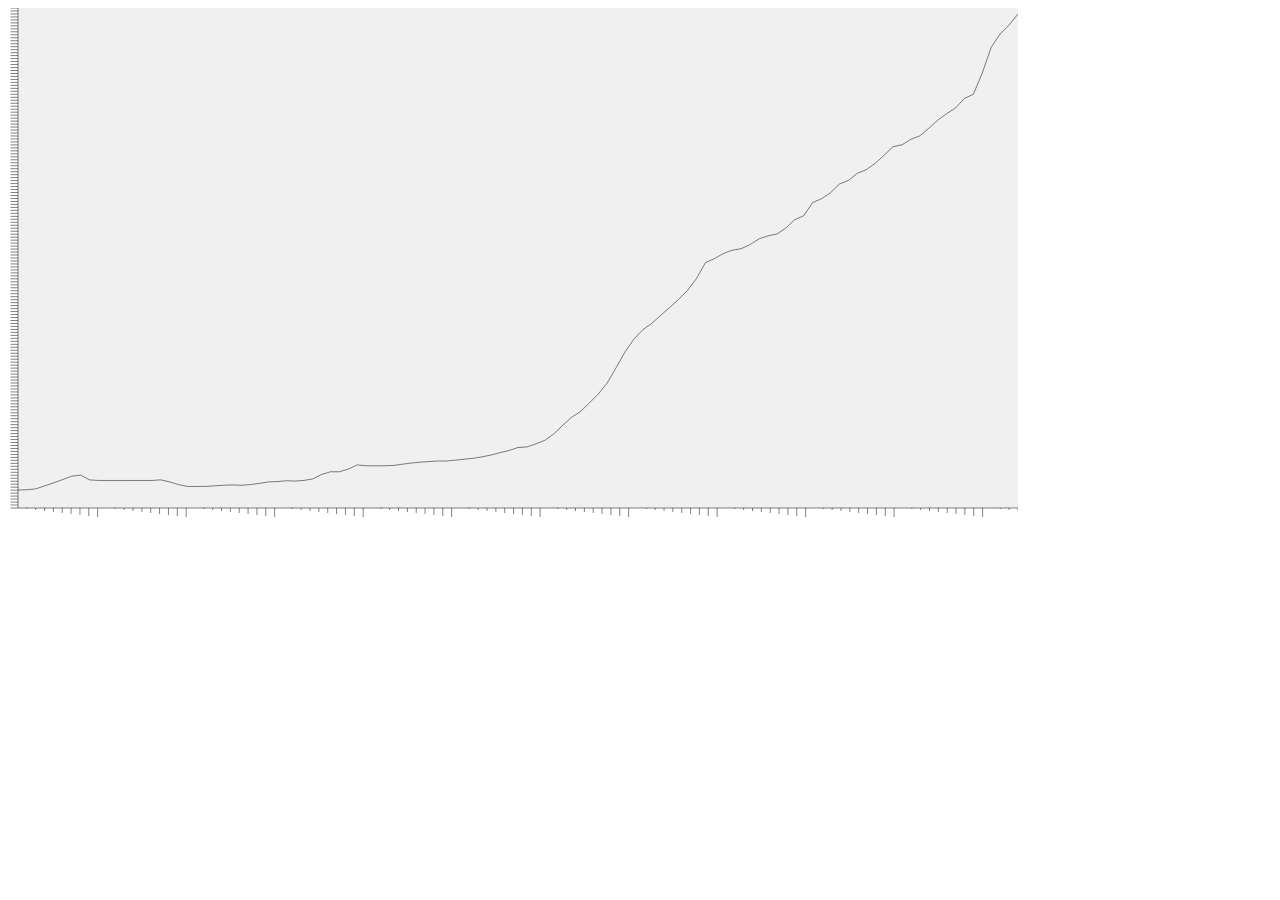
<file: graph/index.html>
<!DOCTYPE html>
<html lang="en">
<head>
	<meta charset="UTF-8">
	<meta name="viewport" content="width=device-width, initial-scale=1.0">
	<script type="module" src="src/index.js"></script>
	<title>Document</title>
</head>
<body>
	<svg id="app" width="1010" height="510" viewBox="0 0 2020 1020">
		<g transform="translate(20, 0)" id="graph">
			<rect x="0" y="0" width="2000" height="1000" fill="#f0f0f0" />
		</g>
		<g transform="translate(20, 0)" id="y-axis">
			<line x1="0" y1="0" x2="0" y2="1000" stroke="black" />
		</g>
		<g transform="translate(20, 1000)" id="x-axis">
			<line x1="0" y1="0" x2="2000" y2="0" stroke="black" />
		</g>
	</svg>
</body>
</html>
</file>
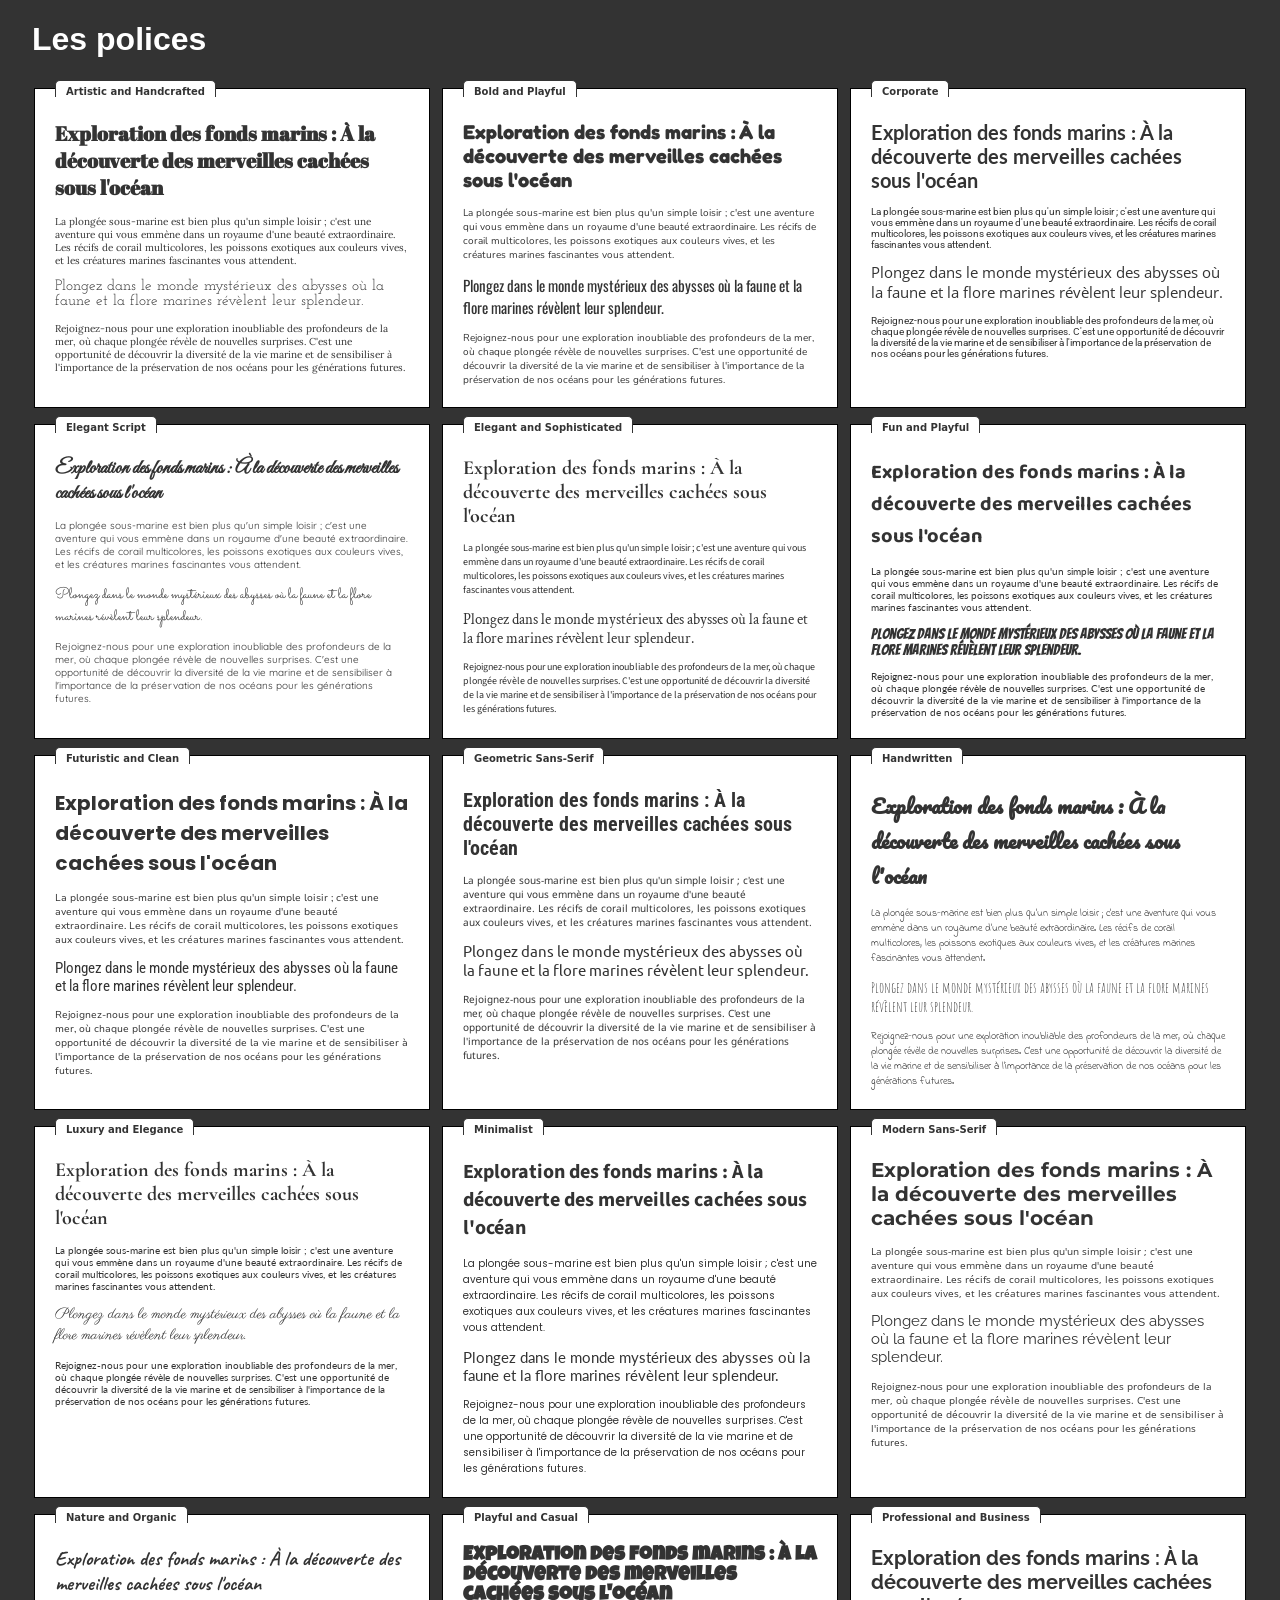
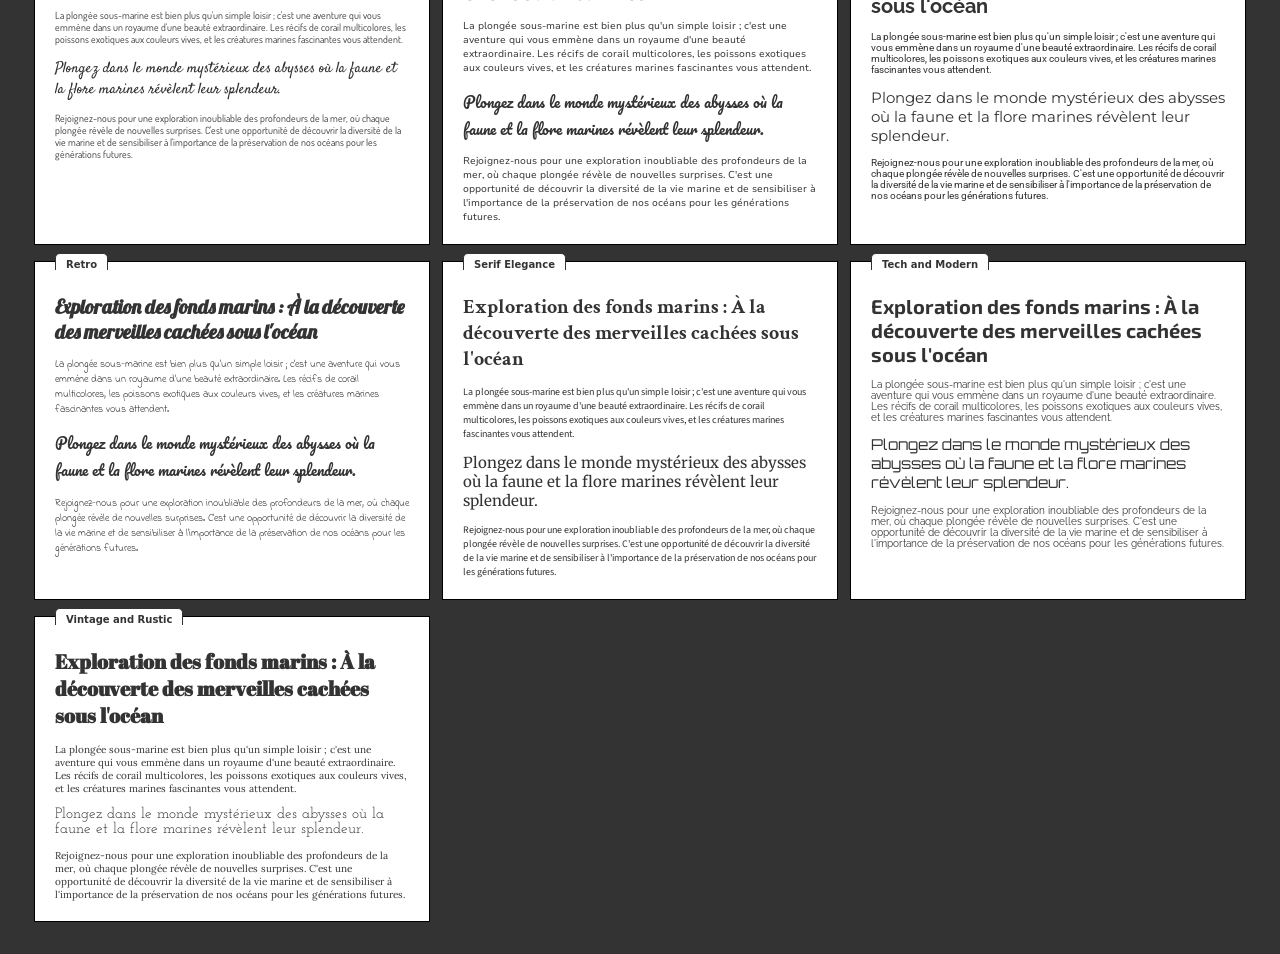
<file: css/polices/index.html>
<!DOCTYPE html>
<html lang="en">

<head>
	<meta charset="UTF-8">
	<meta name="viewport" content="width=device-width, initial-scale=1.0">
	<title>Document</title>
	<link rel="stylesheet" href="style.css">
	<script type="module">
		var styles = {
			"Artistic and Handcrafted": "#artistic-handcrafted{--font-heading 'Poiret One', cursive;--font-subheading;'Indie Flower', cursive;--font-body;'Dancing Script', cursive}",
			"Bold and Playful": "#bold-playful{--font-heading: 'Fredoka One', sans-serif;--font-subheading: 'Oswald', sans-serif;--font-body: 'Nunito', sans-serif}",
			"Corporate": "#corporate{--font-heading: 'Lato', sans-serif;--font-subheading: 'Open Sans', sans-serif;--font-body: 'Roboto', sans-serif;}",
			"Elegant Script": "#elegant-script{--font-heading: 'Great Vibes', cursive;--font-subheading: 'Sacramento', cursive;--font-body: 'Quicksand', sans-serif;}",
			"Elegant and Sophisticated": "#elegant-sophisticated{--font-heading: 'Cormorant', serif;--font-subheading: 'Crimson Text', serif;--font-body: 'Source Sans Pro', sans-serif;}",
			"Fun and Playful": "#fun-playful{ --font-heading: 'Baloo', cursive;--font-subheading: 'Bangers', cursive;--font-body: 'Lato', sans-serif;}",
			"Futuristic and Clean": "#futuristic-clean{--font-heading: 'Poppins', sans-serif;--font-subheading: 'Roboto Condensed', sans-serif;--font-body: 'Nunito Sans', sans-serif;}",
			"Geometric Sans-Serif": "#geometric-sans-serif{--font-heading: 'Roboto Condensed', sans-serif;--font-subheading: 'Ubuntu', sans-serif;--font-body: 'Noto Sans', sans-serif;}",
			"Handwritten": "#handwritten{--font-heading: 'Pacifico', sans-serif;--font-subheading: 'Amatic SC', cursive;--font-body: 'Indie Flower', cursive;}",
			"Luxury and Elegance": "#luxury-elegance{--font-heading: 'Cormorant Garamond', serif;--font-subheading: 'Parisienne', cursive;--font-body: 'Lato', sans-serif;}",
			"Minimalist": "#minimalist{--font-heading: 'Source Sans Pro', sans-serif;--font-subheading: 'Lato', sans-serif;--font-body: 'Poppins', sans-serif;}",
			"Modern Sans-Serif": "#modern-serif{--font-heading: 'Montserrat', sans-serif;--font-subheading: 'Raleway', sans-serif;--font-body: 'Open Sans', sans-serif;}",
			"Nature and Organic": "#nature-organic{ --font-heading: 'Caveat', cursive;--font-subheading: 'Satisfy', cursive;--font-body: 'Dosis', sans-serif;}",
			"Playful and Casual": "#playful-casual{--font-heading: 'Luckiest Guy', cursive;--font-subheading: 'Pacifico', cursive;--font-body: 'Nunito Sans', sans-serif;}",
			"Professional and Business": "#professional-business{--font-heading: 'Raleway', sans-serif;--font-subheading: 'Montserrat', sans-serif;--font-body: 'Roboto', sans-serif;}",
			"Retro": "#retro{--font-heading: 'Lobster', cursive;--font-subheading: 'Pacifico', cursive;--font-body: 'Indie Flower', cursive;}",
			"Serif Elegance": "#serif-elegance{--font-heading: 'Crimson Text', serif;--font-subheading: 'Merriweather', serif;--font-body: 'Source Sans Pro', sans-serif;}",
			"Tech and Modern": "#tech-modern{--font-heading: 'Exo 2', sans-serif;--font-subheading: 'Orbitron', sans-serif;--font-body: 'Raleway', sans-serif;}",
			"Vintage and Rustic": "#vintage-rustic{--font-heading: 'Abril Fatface', cursive;--font-subheading: 'Josefin Slab', serif;--font-body: 'Lora', serif;}",
		};
		var style = document.head.appendChild(document.createElement("style"));
		style.innerHTML = Object.values(styles).join("\n");
		var cardTemplate = document.getElementById("template-card").content;
		for (let nom in styles) {
			let card = cardTemplate.cloneNode(true);
			card.querySelector("fieldset").id = styles[nom].slice(1).split("{")[0];
			card.querySelector("legend").innerHTML = nom;
			document.querySelector("main").appendChild(card);
		}
	</script>
</head>

<body>
	<div id="interface">
		<header>
			<h1>Les polices</h1>
		</header>
		<main></main>
	</div>
	<template id="template-card">
		<fieldset class="card">
			<legend>Modern Sans-Serif</legend>
			<div>
				<h1>Exploration des fonds marins : À la découverte des merveilles cachées sous l'océan</h1>
				<p>La plongée sous-marine est bien plus qu'un simple loisir ; c'est une aventure qui vous emmène dans un royaume d'une beauté extraordinaire. Les récifs de corail multicolores, les poissons exotiques aux couleurs vives, et les créatures marines fascinantes vous attendent.</p>
				<h2>Plongez dans le monde mystérieux des abysses où la faune et la flore marines révèlent leur splendeur.</h2>
				<p>Rejoignez-nous pour une exploration inoubliable des profondeurs de la mer, où chaque plongée révèle de nouvelles surprises. C'est une opportunité de découvrir la diversité de la vie marine et de sensibiliser à l'importance de la préservation de nos océans pour les générations futures.</p>
			</div>
		</fieldset>
	</template>
</body>

</html>
</file>
<file: css/polices/style.css>
@import url("artistic-handcrafted.css");
@import url("bold-playful.css");
@import url("corporate.css");
@import url("elegant-script.css");
@import url("elegant-sophisticated.css");
@import url("fun-playful.css");
@import url("futuristic-clean.css");
@import url("geometric-sans-serif.css");
@import url("handwritten.css");
@import url("luxury-elegance.css");
@import url("minimalist.css");
@import url("modern-serif.css");
@import url("nature-organic.css");
@import url("playful-casual.css");
@import url("professional-business.css");
@import url("retro.css");
@import url("serif-elegance.css");
@import url("tech-modern.css");
@import url("vintage-rustic.css");
html {
	background-color: #333;
	color: #fff;
	font-family: Arial, Helvetica, sans-serif;
}
body {
	margin: 0 2em;
}
#interface > header > h1 {
	font-family: Arial, Helvetica, sans-serif;

}
.card {
	font-family: var(--font-body);
	font-size: 10px;
	border: 1px solid black;
	padding: 1em 2em;
	background-color: #fff;
	color: #333;
}
h1,
h3,
.heading {
	font-family: var(--font-heading);
	font-weight: 700;
}
legend {
	font-family: system-ui, -apple-system, BlinkMacSystemFont, 'Segoe UI', Roboto, Oxygen, Ubuntu, Cantarell, 'Open Sans', 'Helvetica Neue', sans-serif;
	font-weight: bold;
	border: 1px solid #333;
	border-bottom: none;
	border-radius: .5em .5em 0 0;
}
h2,
h4,
th,
caption,
label,
figcaption,
.subheading {
	font-family: var(--font-subheading);
	font-weight: 400;
}
legend {
	background-color: #fff;
	padding: .5em 1em 0;
}
main {
	display: grid;
	grid-template-columns: repeat(auto-fit, minmax(300px, 1fr));
	gap: .5em;
	padding-bottom: 2em;
}
</file>
